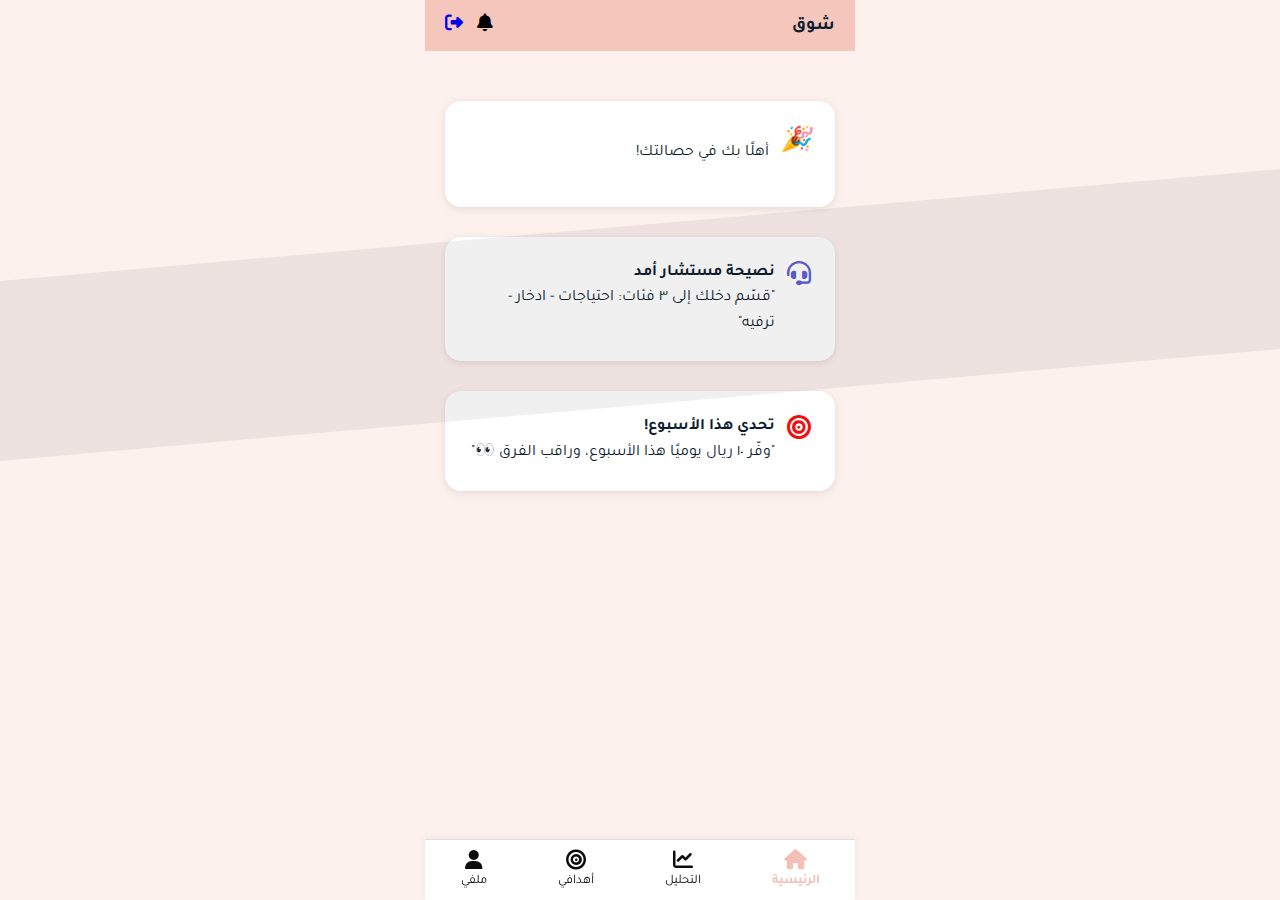
<file: index.html>
<!DOCTYPE html>
<html lang="ar" dir="rtl">
<head>
  <meta charset="UTF-8" />
  <meta name="viewport" content="width=device-width, initial-scale=1.0" />
  <title>الرئيسية – حصالة</title>
  <link rel="stylesheet" href="style.css" />
  <link rel="stylesheet" href="https://cdnjs.cloudflare.com/ajax/libs/font-awesome/6.5.0/css/all.min.css" />
  <link href="https://fonts.googleapis.com/css2?family=Tajawal:wght@400;700&display=swap" rel="stylesheet">
</head>
<body>
  <div class="decorative-bg"></div>


  <!-- الشريط العلوي -->
  <div class="top-bar">
    <span class="username">شوق</span>
    <div class="top-icons">
      <a href="notifications.html"><i class="fa-solid fa-bell black-icon"></i></a>

      <a href="nafath-login.html" title="تسجيل الخروج">
  <i class="fa-solid fa-right-from-bracket"></i>
</a>
      


    </div>
  </div>

  <!-- المحتوى -->
  <div class="container">
    

    <div class="card card-flex">
      <i>🎉</i>
      <p class="card-text">أهلًا بك في حصالتك!</p>
    </div>

    <div class="card card-flex">
            <i class="fa-solid fa-headset" style="color: #5E60CE;"></i>
      <div class="card-text">
        <strong>نصيحة مستشار أمد</strong><br />
        "قسّم دخلك إلى ٣ فئات: احتياجات - ادخار - ترفيه"
      </div>
    </div>

    <div class="card card-flex">
      <i class="fa-solid fa-bullseye challenge-icon" style="color: #f10e0e;"></i>
      <div class="card-text">
        <strong>تحدي هذا الأسبوع! </strong><br />
        "وفّر ١٠ ريال يوميًا هذا الأسبوع، وراقب الفرق 👀"
      </div>
    </div>
  </div>

  <!-- المنيو -->
  <div class="bottom-nav">
    <a href="index.html" class="active"><i class="fa-solid fa-house"></i><span>الرئيسية</span></a>
    <a href="analysis.html"><i class="fa-solid fa-chart-line"></i><span>التحليل</span></a>
    <a href="goal.html"><i class="fa-solid fa-bullseye"></i><span>أهدافي</span></a>
    <a href="profile.html"><i class="fa-solid fa-user"></i><span>ملفي</span></a>
  </div>
<script src="//code.tidio.co/syfglhw644avucp27nknohc68m33713h.js" async></script>
  <script src="script.js"></script>
</body>
</html>
</file>
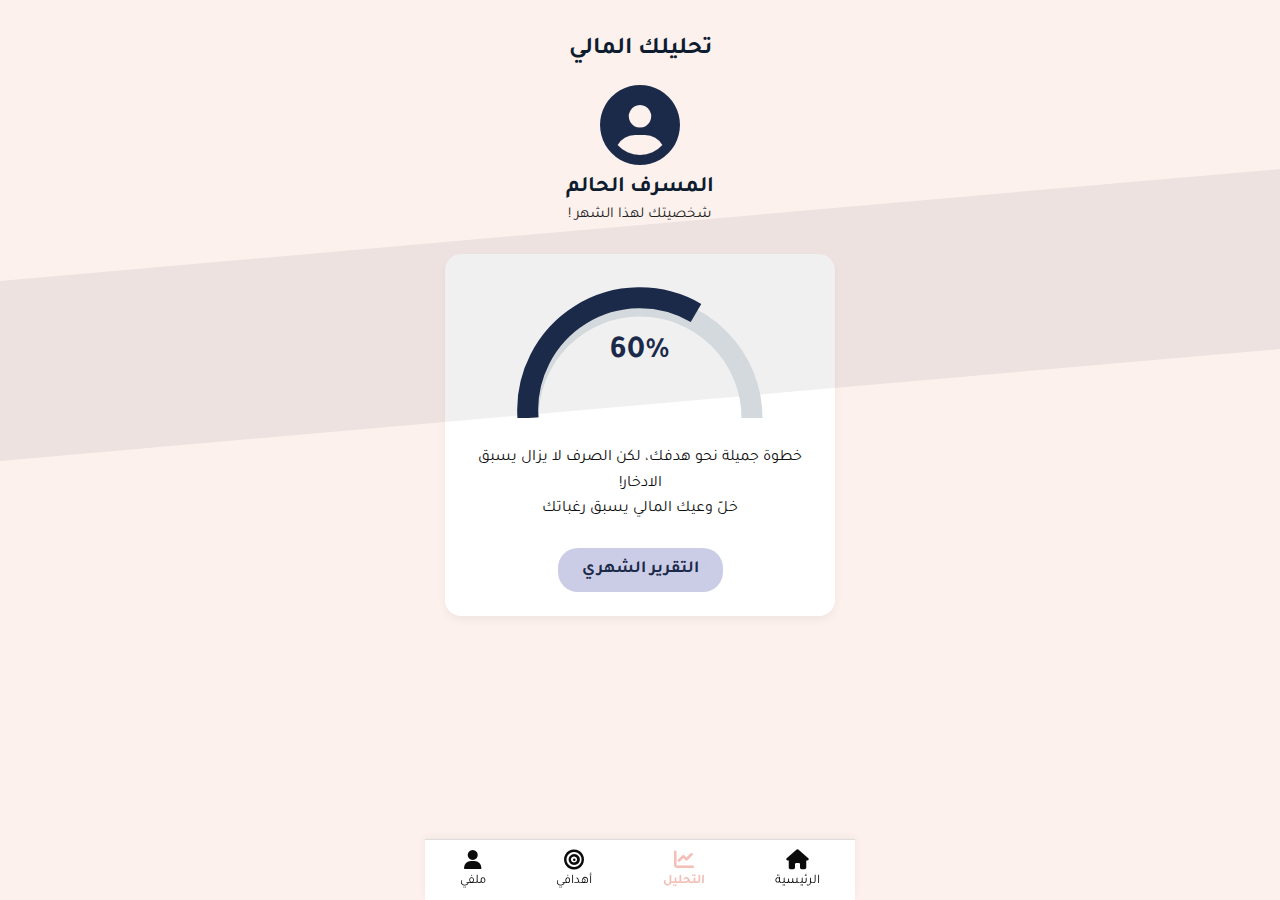
<file: analysis.html>
<!DOCTYPE html>
<html lang="ar" dir="rtl">
<head>
  <meta charset="UTF-8" />
  <meta name="viewport" content="width=device-width, initial-scale=1.0" />
  <title>تحليلك المالي – حصالة</title>
  <link rel="stylesheet" href="style.css" />
    <link rel="stylesheet" href="https://cdnjs.cloudflare.com/ajax/libs/font-awesome/6.5.0/css/all.min.css" />
  <link href="https://fonts.googleapis.com/css2?family=Tajawal:wght@400;700&display=swap" rel="stylesheet">

</head>
<body>
  <div class="decorative-bg"></div>

  <div class="container">
    <h1>تحليلك المالي</h1>

    <div class="personality-card">
      <i class="fa-solid fa-user-circle profile-icon"></i>
      <h2 class="personality-title">المسرف الحالم</h2>
      <p class="personality-subtitle">
        شخصيتك لهذا الشهر
        <span class="info-button" onclick="toggleDescription()">!</span>
      </p>
      <p id="personality-description" style="display: none; font-size: 14px; color: #333;">
        تحب تحقيق أهدافك، لكنك أحياناً تميل للإنفاق العاطفي، حاول تحقيق التوازن هذا الشهر!
      </p>
    </div>

    <div class="gauge-card">
      <div class="gauge-wrapper">
        <svg viewBox="0 0 200 100" class="gauge">
          <path d="M 20 100 A 80 80 0 0 1 180 100" fill="none" stroke="#d3d9dd" stroke-width="15" />
          <path d="M 20 100 A 80 80 0 0 1 140 25" fill="none" stroke="#1C2A49" stroke-width="15" />
        </svg>
        <div class="gauge-label">60%</div>
      </div>
      <p class="gauge-text">خطوة جميلة نحو هدفك، لكن الصرف لا يزال يسبق الادخار!<br>خلّ وعيك المالي يسبق رغباتك</p>
      <a href="spending-analysis.html" class="report-btn">التقرير الشهري</a>
    </div>
  </div>

  <div class="bottom-nav" id="bottomNav">
    <a href="index.html"><i class="fa-solid fa-house"></i><span>الرئيسية</span></a>
    <a href="analysis.html" class="active"><i class="fa-solid fa-chart-line"></i><span>التحليل</span></a>
    <a href="goal.html"><i class="fa-solid fa-bullseye"></i><span>أهدافي</span></a>
    <a href="profile.html"><i class="fa-solid fa-user"></i><span>ملفي</span></a>
  </div>

  <script src="script.js"></script>
</body>
</html>
</file>
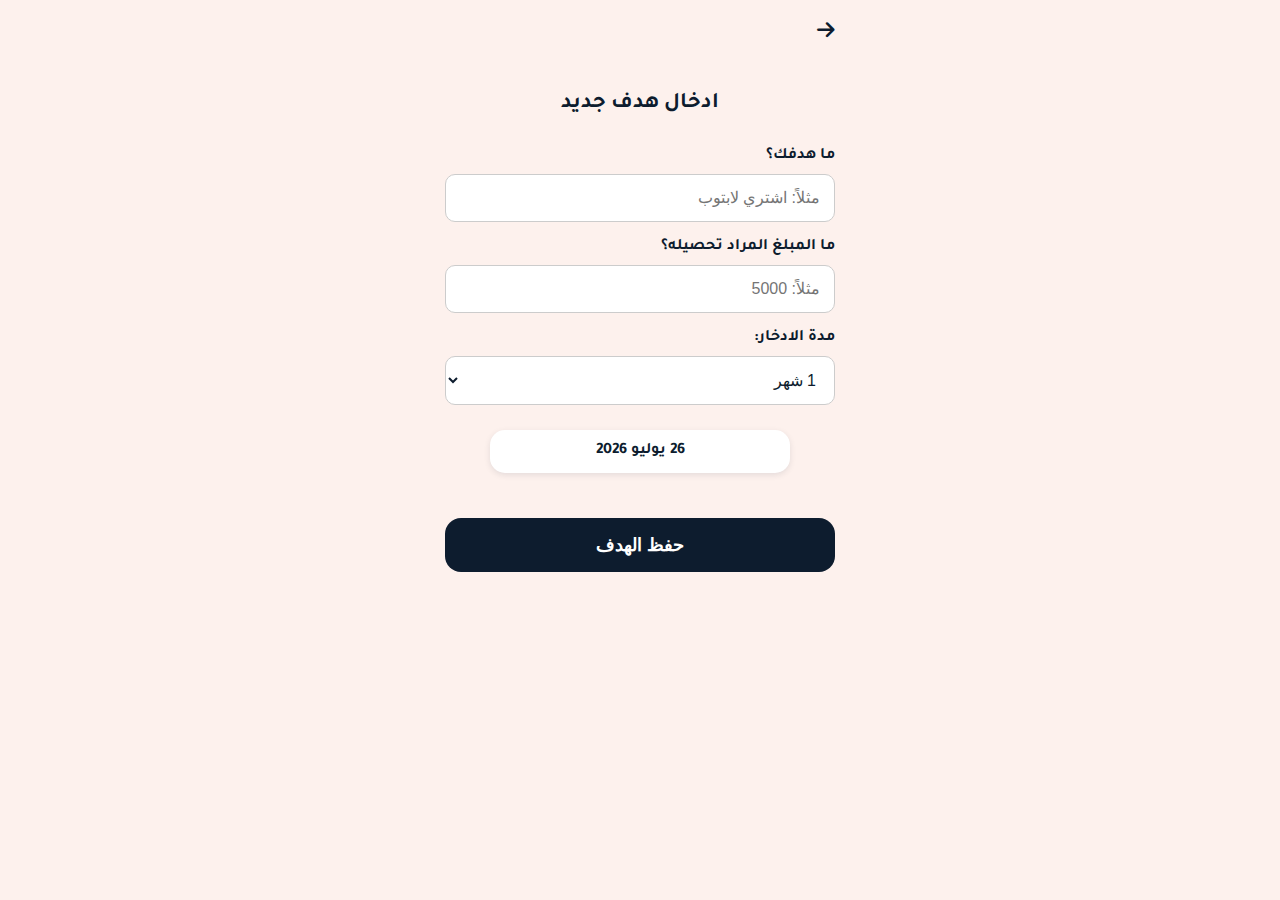
<file: enter-goal.html>
<!DOCTYPE html>
<html lang="ar" dir="rtl">
<head>
  <meta charset="UTF-8" />
  <meta name="viewport" content="width=device-width, initial-scale=1.0, maximum-scale=1.0, user-scalable=no" />
  <title>ادخار لهدف – حصالة</title>
  <link rel="stylesheet" href="https://cdnjs.cloudflare.com/ajax/libs/font-awesome/6.5.0/css/all.min.css" />
  <link href="https://fonts.googleapis.com/css2?family=Tajawal:wght@400;700&display=swap" rel="stylesheet" />
  <style>
    body {
      font-family: 'Tajawal', sans-serif;
      margin: 0;
      padding: 20px;
      background-color: #FDF1ED; /* خلفية هادئة */
      max-width: 430px;
      margin-inline: auto;
      box-sizing: border-box;
      color: #0D1C2E; /* نص كحلي */
    }

    .back-btn {
      font-size: 20px;
      color: #0D1C2E;
      text-decoration: none;
      display: inline-block;
      margin-bottom: 30px;
    }

    h1 {
      font-size: 22px;
      margin-bottom: 30px;
      text-align: center;
      color: #0D1C2E;
      font-weight: 700;
    }

    label {
      display: block;
      margin: 16px 0 8px;
      font-weight: 700;
      color: #0D1C2E;
    }

    input, select {
      width: 100%;
      padding: 14px;
      font-size: 16px;
      border-radius: 10px;
      border: 1px solid #ccc;
      box-sizing: border-box;
      background-color: white;
      color: #0D1C2E;
    }

    /* شريط التاريخ */
    .date-bar {
      width: 100%;
      max-width: 300px;
      background-color: white;
      color: #0D1C2E;
      font-weight: 600;
      font-size: 16px;
      text-align: center;
      padding: 12px 0;
      margin: 25px auto 15px;
      border-radius: 15px;
      box-shadow: 0 2px 6px rgba(13, 28, 46, 0.1);
      user-select: none;
    }

    .start-goal-btn {
      width: 100%;
      padding: 16px;
      font-size: 18px;
      font-weight: 700;
      background-color: #0D1C2E; /* أزرق داكن */
      color: white;
      border: none;
      border-radius: 16px;
      margin-top: 30px;
      cursor: pointer;
      transition: background-color 0.3s;
    }

    .start-goal-btn:hover {
      background-color: #14293D;
    }
  </style>
</head>
<body>

  <!-- 🔙 سهم الرجوع -->
<a href="new-gpal-1.html" class="back-btn" title="رجوع">

    <i class="fa-solid fa-arrow-right"></i>
  </a>

  <h1>ادخال هدف جديد</h1>

  <label for="goalName">ما هدفك؟</label>
  <input type="text" id="goalName" placeholder="مثلاً: اشتري لابتوب" />

  <label for="goalAmount">ما المبلغ المراد تحصيله؟</label>
  <input type="number" id="goalAmount" placeholder="مثلاً: 5000" />

  <label for="durationSelect">مدة الادخار:</label>
  <select id="durationSelect">
    <option value="1">1 شهر</option>
    <option value="3">3 أشهر</option>
    <option value="6">6 أشهر</option>
    <option value="12">12 شهر (سنة)</option>
  </select>

  <!-- شريط عرض التاريخ -->
  <div class="date-bar" id="dateBar">تحميل التاريخ...</div>

  <button class="start-goal-btn" onclick="saveGoal()">حفظ الهدف</button>

  <script>
    function getArabicMonthName(monthIndex) {
      const months = [
        "يناير", "فبراير", "مارس", "أبريل", "مايو", "يونيو",
        "يوليو", "أغسطس", "سبتمبر", "أكتوبر", "نوفمبر", "ديسمبر"
      ];
      return months[monthIndex];
    }

    function updateDate() {
      const today = new Date();
      const day = today.getDate();
      const monthName = getArabicMonthName(today.getMonth());
      const year = today.getFullYear();
      const dateString = `${day} ${monthName} ${year}`;
      document.getElementById("dateBar").textContent = dateString;
    }

    window.onload = updateDate;

    function saveGoal() {
      const name = document.getElementById("goalName").value.trim();
      const amount = document.getElementById("goalAmount").value.trim();
      const duration = document.getElementById("durationSelect").value;

      if (name && amount) {
        const goals = JSON.parse(localStorage.getItem("goals") || "[]");
        goals.unshift({ name, amount, duration });
        localStorage.setItem("goals", JSON.stringify(goals));

        window.location.href = "goal.html";
      } else {
        alert("الرجاء إدخال جميع الحقول");
      }
    }
  </script>
<script src="script.js"></script>
</body>
</html>
</file>
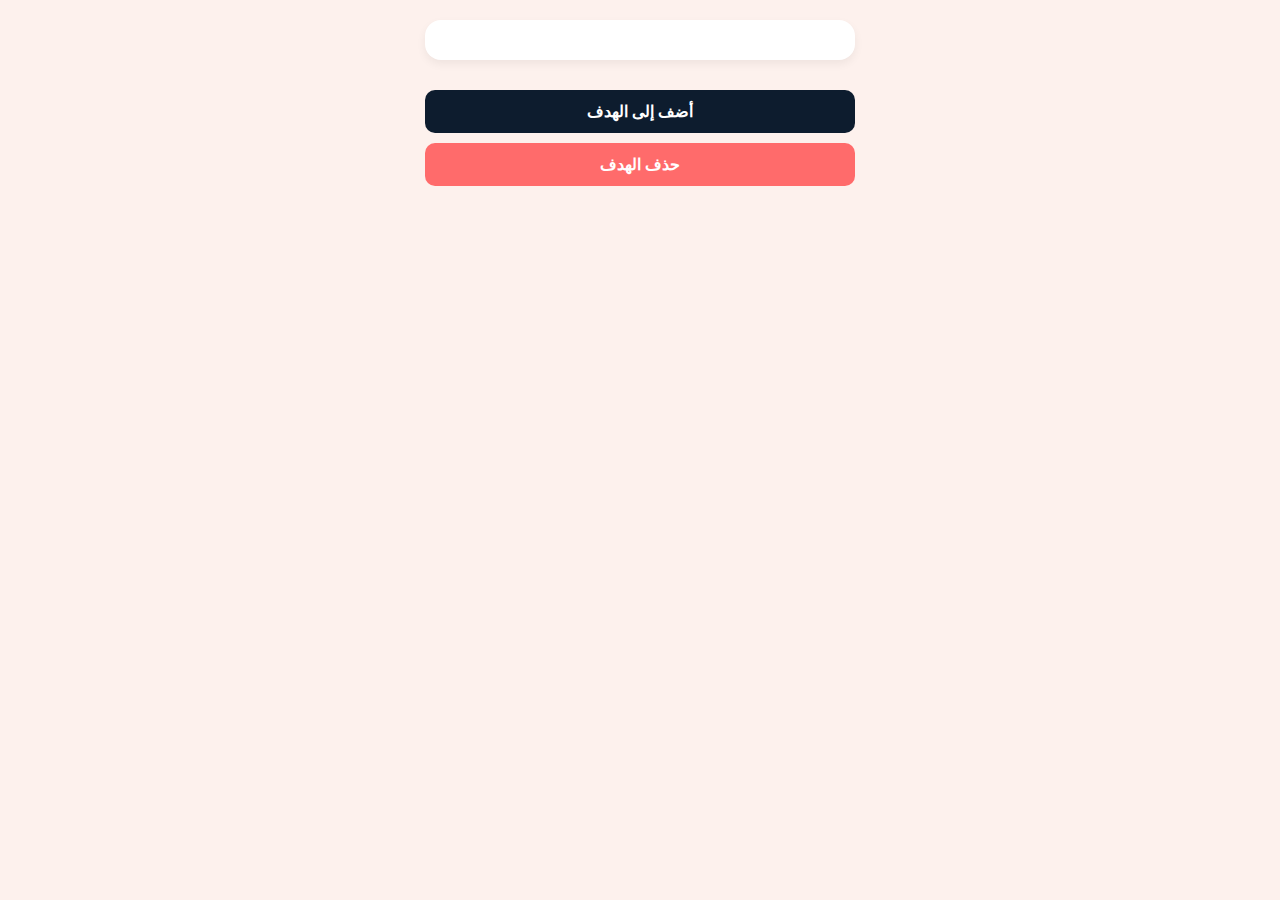
<file: goal-details.html>
<!DOCTYPE html>
<html lang="ar" dir="rtl">
<head>
  <meta charset="UTF-8" />
  <meta name="viewport" content="width=device-width, initial-scale=1.0" />
  <title>تفاصيل الهدف</title>
  <link rel="stylesheet" href="https://cdnjs.cloudflare.com/ajax/libs/font-awesome/6.5.0/css/all.min.css" />
  <link href="https://fonts.googleapis.com/css2?family=Tajawal:wght@400;700&display=swap" rel="stylesheet" />
  <style>
    body {
      font-family: 'Tajawal', sans-serif;
      background: #FDF1ED;
      padding: 20px;
      max-width: 430px;
      margin: auto;
      color: #0D1C2E;
    }

    .goal-details {
      background: #ffffff;
      border-radius: 16px;
      padding: 20px;
      box-shadow: 0 4px 10px rgba(0, 0, 0, 0.06);
    }

    .goal-details h2 {
      margin-top: 0;
      color: #0D1C2E;
      font-size: 22px;
      text-align: center;
      margin-bottom: 25px;
      font-weight: 700;
    }

    label {
      display: block;
      margin: 12px 0 6px;
      font-weight: 700;
    }

    input, textarea {
      width: 100%;
      padding: 12px;
      font-size: 16px;
      border-radius: 10px;
      border: 1px solid #ccc;
      box-sizing: border-box;
      color: #0D1C2E;
      background-color: #f9f9f9;
      resize: none;
    }

    input[readonly], textarea[readonly] {
      background-color: #e9e9e9;
      cursor: default;
    }

    .actions {
      margin-top: 30px;
      display: flex;
      gap: 10px;
      flex-direction: column;
    }

    .actions button {
      padding: 12px;
      font-size: 16px;
      border: none;
      border-radius: 10px;
      cursor: pointer;
      font-weight: 700;
    }

    .cc-btn {
      background-color: #0D1C2E;
      color: white;
    }

    .cc-btn:hover {
      background-color: #14293D;
    }

    .delete-btn {
      background-color: #ff6b6b;
      color: white;
    }

    .delete-btn:hover {
      background-color: #ff4c4c;
    }
  </style>
</head>
<body>

  <div class="goal-details" id="goalInfo">
    <!-- سيتم تعبئة البيانات هنا -->
  </div>

  <div class="actions">
    <button class="cc-btn" onclick="markComplete()">أضف إلى الهدف</button>
    <button class="delete-btn" onclick="deleteGoal()">حذف الهدف</button>
  </div>

  <script>
    const index = localStorage.getItem("selectedGoalIndex");
    const goals = JSON.parse(localStorage.getItem("goals") || "[]");
    const goal = goals[index];

    function markComplete() {
      const salary = Number(localStorage.getItem("userSalary") || 0);
      const duration = Number(goal.duration || 1);
      const monthlySuggested = goal.amount / duration;

      if (salary >= monthlySuggested) {
        alert(`خطة ممتازة! تحتاج ${monthlySuggested.toFixed(2)} ريال شهريًا لتحقيق هدفك.`);
      } else {
        alert(`⚠️ راتبك الحالي قد لا يغطي ${monthlySuggested.toFixed(2)} ريال شهريًا لمدة ${duration} أشهر.`);
      }

      goal.saved = goal.amount;
      localStorage.setItem("goals", JSON.stringify(goals));
      window.location.reload();
    }

    function deleteGoal() {
      if (confirm("هل أنت متأكد من حذف الهدف؟")) {
        goals.splice(index, 1);
        localStorage.setItem("goals", JSON.stringify(goals));
        window.location.href = "goal.html";
      }
    }

    function displayDetails() {
      if (!goal) return;

      const percentage = goal.amount ? Math.round((goal.saved / goal.amount) * 100) : 0;

      // تنسيق التواريخ لتكون بصيغة YYYY-MM-DD للعرض في حقل input date
      function formatDateForInput(dateStr) {
        if (!dateStr) return "";
        const d = new Date(dateStr);
        if (isNaN(d)) return "";
        return d.toISOString().split('T')[0];
      }

      document.getElementById("goalInfo").innerHTML = `
        <h2>تفاصيل الهدف</h2>

        <label>اسم الهدف:</label>
        <input type="text" value="${goal.name || ''}" readonly />

        <label>المبلغ المراد تحصيله (ريال):</label>
        <input type="number" value="${goal.amount || 0}" readonly />

        <label>المبلغ المدخر حتى الآن (ريال):</label>
        <input type="number" value="${goal.saved || 0}" readonly />

        <label>نسبة الإنجاز:</label>
        <input type="text" value="${percentage}%" readonly />

        <label>تاريخ البداية:</label>
        <input type="date" value="${formatDateForInput(goal.startDate)}" readonly />

        <label>التاريخ المتوقع:</label>
        <input type="date" value="${formatDateForInput(goal.targetDate)}" readonly />

        <label>ملاحظات:</label>
        <textarea rows="4" readonly>${goal.notes || ''}</textarea>
      `;
    }

    displayDetails();
  </script>

</body>
</html>
</file>
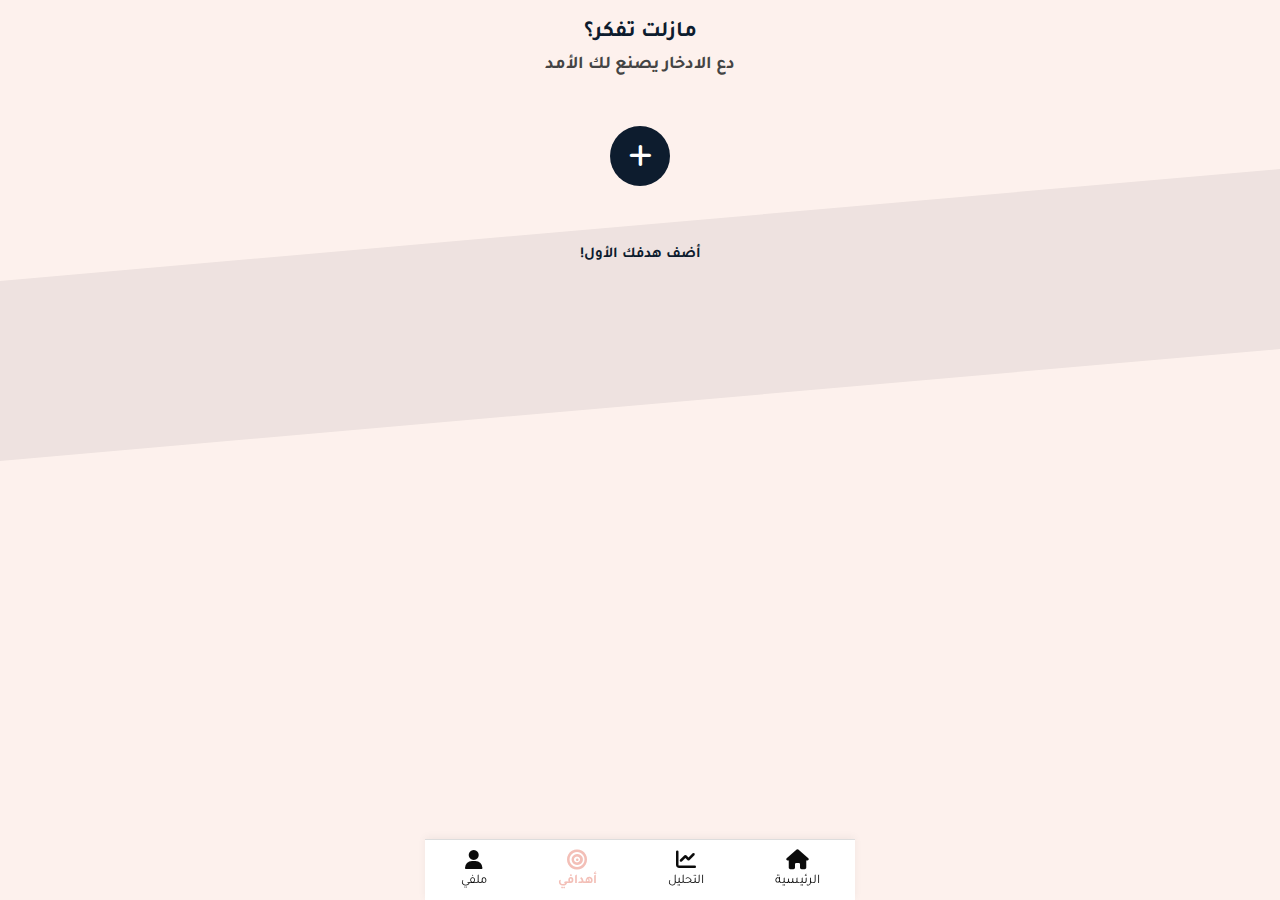
<file: goal.html>
<!DOCTYPE html>
<html lang="ar" dir="rtl">
<head >
  <link rel="stylesheet" href="style.css" />

  <meta charset="UTF-8" />
  <meta name="viewport" content="width=device-width, initial-scale=1.0, maximum-scale=1.0, user-scalable=no" />
  <title>أهدافك – حصالة</title>

  <!-- Font Awesome + Google Fonts -->
  <link rel="stylesheet" href="https://cdnjs.cloudflare.com/ajax/libs/font-awesome/6.5.0/css/all.min.css" />
  <link href="https://fonts.googleapis.com/css2?family=Tajawal:wght@400;700&display=swap" rel="stylesheet" />


</head>
<body>

  <div class="decorative-bg"></div>

  <div class="container---1">
    <div class="container-11">
      <p>مازلت تفكر؟</p>
      <p>دع الادخار يصنع لك الأمد</p>
    </div>

    <div class="goals-empty">
      <button class="add-goal-btn" onclick="goToGoalPage()">
        <i class="fa-solid fa-plus"></i>
      </button>
      <div class="goal-card" id="goalsList"></div>
      <p class="empty-text" id="emptyText">أضف هدفك الأول!</p>
    </div>
  </div>

  <div class="bottom-nav">
  <a href="index.html"><i class="fa-solid fa-house"></i><span>الرئيسية</span></a>
  <a href="analysis.html"><i class="fa-solid fa-chart-line"></i><span>التحليل</span></a>
  <a href="goal.html" class="active"><i class="fa-solid fa-bullseye"></i><span>أهدافي</span></a>
  <a href="profile.html"><i class="fa-solid fa-user"></i><span>ملفي</span></a>
</div>


  <script>
    function goToGoalPage() {
      window.location.href = "new-gpal-1.html";
    }

   

    function loadGoals() {
      const list = document.getElementById("goalsList");
      const emptyHint = document.getElementById("emptyText");
      const goals = JSON.parse(localStorage.getItem("goals") || "[]");

      if (goals.length === 0) {
        list.innerHTML = "";
        emptyHint.style.display = "";
        return;
      }

      emptyHint.style.display = "none";

      list.innerHTML = goals.map((goal, index) => {
        const saved = Number(goal.saved) || 0;
        const target = Number(goal.amount);

        let percentage = 0;
        let completedClass = "";
        let progressMax = 1;

        // حساب نسبة الإنجاز فقط إذا الهدف محدد ومبلغ الهدف أكبر من صفر
        if (target && target > 0) {
          percentage = Math.min(100, Math.round((saved / target) * 100));
          progressMax = target;
          if (percentage === 100) completedClass = "completed";
        }

        return `
          <div class="goal-box ${completedClass}" onclick="goToGoalDetails(${index})">
            <h3>${goal.name}</h3>
            <p>${saved} / ${target && target > 0 ? target + ' ريال' : 'غير محدد'}</p>
            <progress value="${target && target > 0 ? saved : 0}" max="${progressMax}"></progress>
            <p>${target && target > 0 ? percentage + '% مكتمل' : 'بدون هدف محدد'}</p>
          </div>
        `;
      }).join('');
    }

    function goToGoalDetails(index) {
      localStorage.setItem("selectedGoalIndex", index);
      window.location.href = "goal-details.html";
    }

    window.onload = loadGoals;
  </script>
 
</body>
</html>
</file>
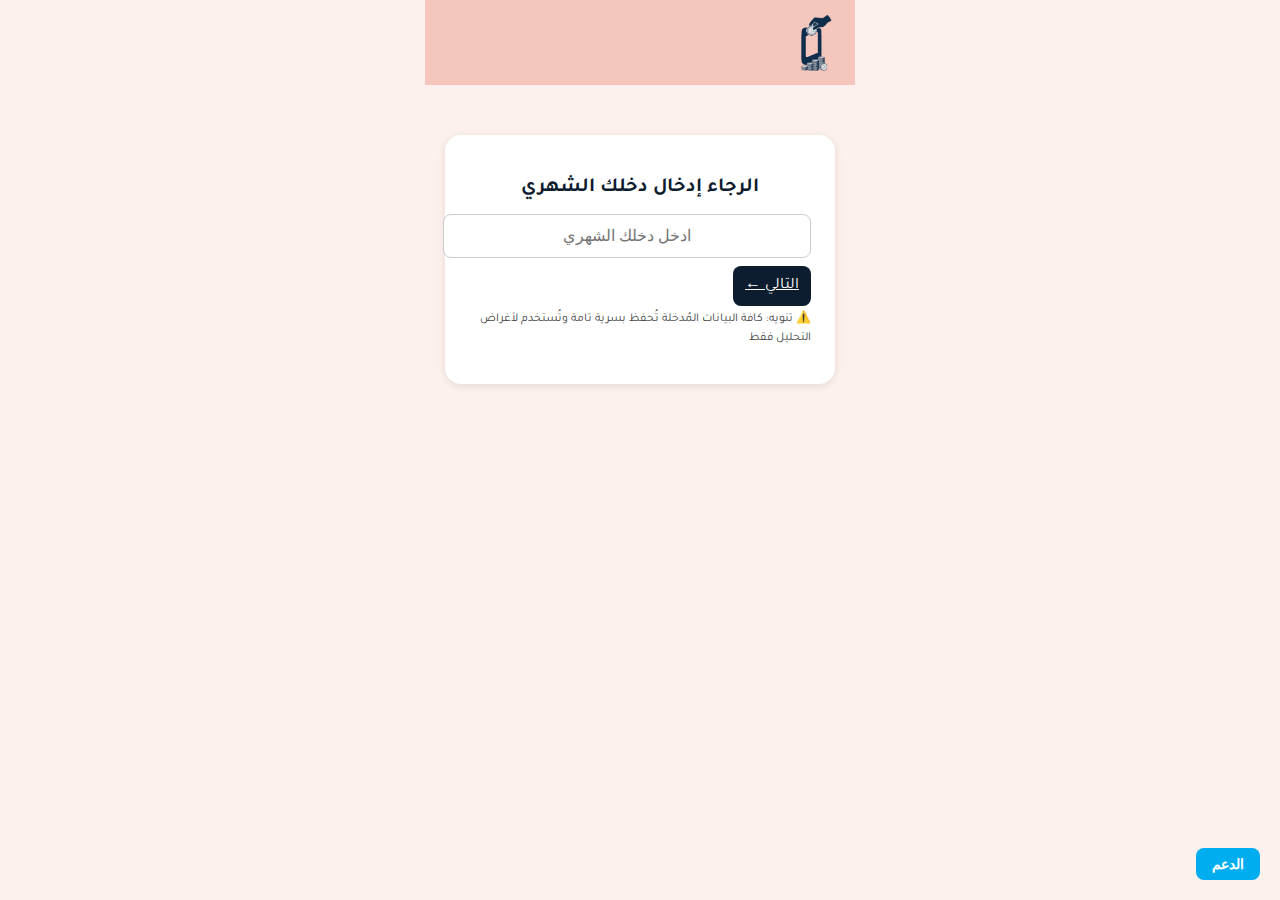
<file: income.html>
<!DOCTYPE html>
<html lang="ar" dir="rtl">
<head>
  <meta charset="UTF-8" />
  <meta name="viewport" content="width=device-width, initial-scale=1.0" />
  <title>الدخل الشهري</title>
  <link href="https://fonts.googleapis.com/css2?family=Tajawal&display=swap" rel="stylesheet" />
  <link rel="stylesheet" href="style.css" />
</head>
<body>
  <div class="top-bar">
    <img src="logo.png" class="top-logo" alt="شعار حصالة">
  </div>


  <div class="container">
    <div class="card">
       <h1 class="title">الرجاء إدخال دخلك الشهري</h1>
      <input type="text" placeholder="ادخل دخلك الشهري" />
<a href="index.html" class="next-btn" onclick="saveSalary()" style="...">التالي ←</a>

      <p class="note">⚠️ تنويه: كافة البيانات المُدخلة تُحفظ بسرية تامة وتُستخدم لأغراض التحليل فقط</p>
    </div>
  </div>

  <button class="support-btn">الدعم</button>

  <script>
    function saveSalary() {
      const salaryValue = document.getElementById("salary").value.trim();
      if (salaryValue && !isNaN(salaryValue) && Number(salaryValue) > 0) {
        localStorage.setItem("userSalary", salaryValue);
        return true; // يسمح بالتنقل إلى index.html
      } else {
        alert("يرجى إدخال رقم صالح للراتب.");
        return false; // يمنع الانتقال
      }
    }
  </script>
</body>
</html>
</file>
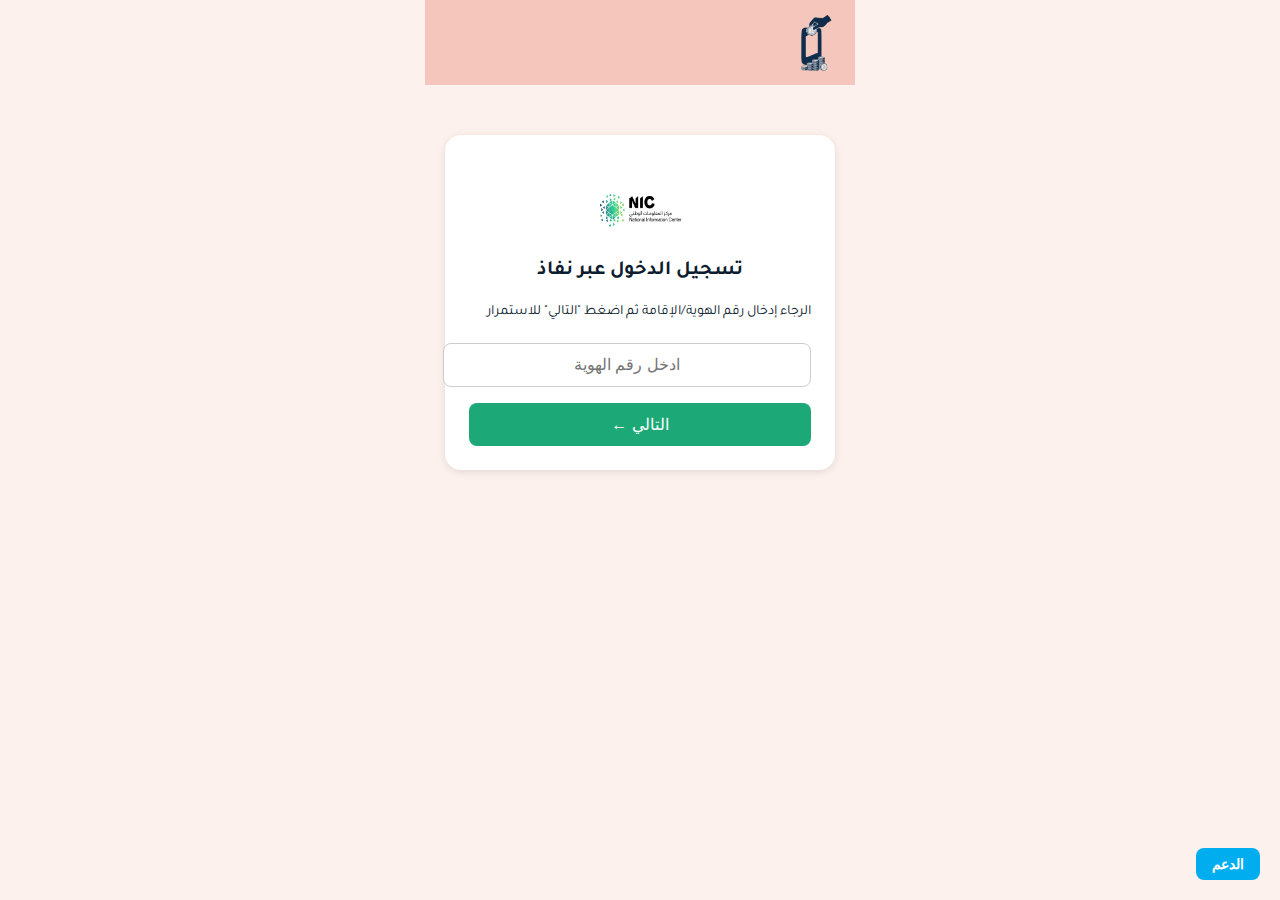
<file: nafath-login.html>
<!DOCTYPE html>
<html lang="ar" dir="rtl">
<head>
  <meta charset="UTF-8" />
  <meta name="viewport" content="width=device-width, initial-scale=1.0" />
  <title>تسجيل الدخول عبر نفاذ</title>
  <link href="https://fonts.googleapis.com/css2?family=Tajawal&display=swap" rel="stylesheet" />
  <link rel="stylesheet" href="style.css" />
</head>
<body>
  <div class="top-bar">
    <img src="logo.png" class="top-logo" alt="شعار حصالة">
  </div>

  <div class="container">
    <div class="card">
      <img src="nafath-logo.png" alt="شعار نفاذ" class="main-logo" />
      <h1 class="title">تسجيل الدخول عبر نفاذ</h1>
      <p class="desc">الرجاء إدخال رقم الهوية/الإقامة ثم اضغط "التالي" للاستمرار</p>
      <input type="text" placeholder="ادخل رقم الهوية" />
     <button class="next-btn green" onclick="goToIncome()">التالي ←</button>
    </div>
  </div>
  <script>
  function goToIncome() {
    window.location.href = "income.html"; // تأكدي أن اسم الملف صحيح وموجود
  }
</script>


  <button class="support-btn">الدعم</button>
</body>
</html>
</file>
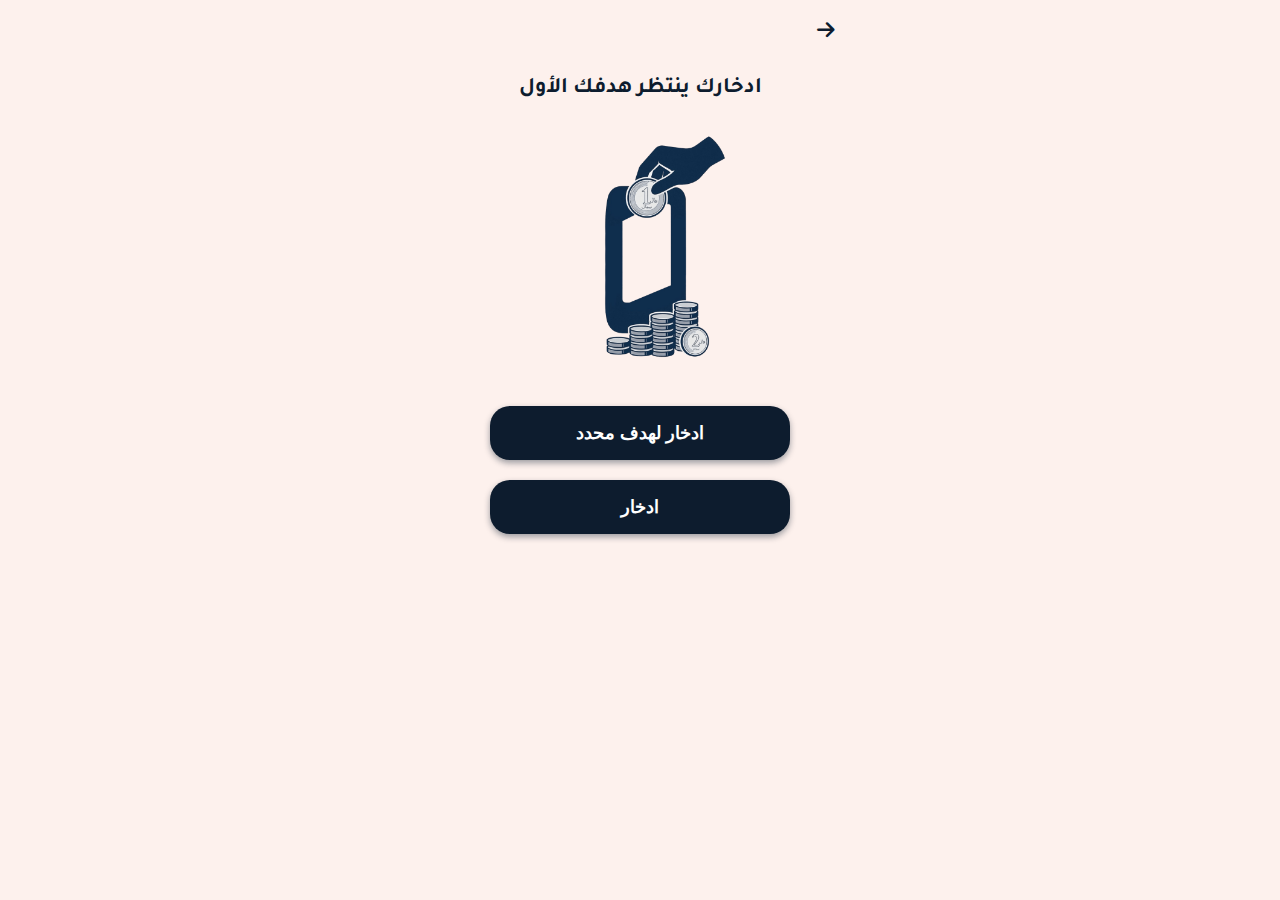
<file: new-gpal-1.html>
<!DOCTYPE html>
<html lang="ar" dir="rtl">
<head>
  <meta charset="UTF-8" />
  <meta name="viewport" content="width=device-width, initial-scale=1.0, maximum-scale=1.0, user-scalable=no" />
  <title>ابدأ رحلتك – حصالة</title>

  <!-- أيقونات وخطوط -->
  <link rel="stylesheet" href="https://cdnjs.cloudflare.com/ajax/libs/font-awesome/6.5.0/css/all.min.css" />
  <link href="https://fonts.googleapis.com/css2?family=Tajawal:wght@400;700&display=swap" rel="stylesheet" />

  <style>
    body {
      margin: 0;
      font-family: 'Tajawal', sans-serif;
      background-color: #FDF1ED; /* الخلفية الرئيسية */
      max-width: 430px;
      margin-inline: auto;
      overflow-x: hidden;
      color: #0D1C2E; /* اللون الرئيسي للنص */
    }

    .page-container {
      display: flex;
      flex-direction: column;
      min-height: 100vh;
      padding: 20px;
      box-sizing: border-box;
      align-items: center;
      justify-content: flex-start;
    }

    /* زر الرجوع */
    .back-btn {
      align-self: flex-start;
      font-size: 20px;
      color: #0D1C2E;
      text-decoration: none;
      margin-bottom: 30px;
    }

    /* النص الرئيسي */
    .main-text {
      font-size: 22px;
      color: #0D1C2E;
      text-align: center;
      margin-bottom: 30px;
      font-weight: 700;
    }

    /* الصورة */
    .illustration img {
      width: 200px;
      max-width: 80%;
      height: auto;
      margin-bottom: 20px;
    }

    /* الأزرار */
    .buttons-container {
      display: flex;
      flex-direction: column;
      gap: 20px;
      align-items: center;
      justify-content: center;
      margin-top: 20px;
      width: 100%;
    }

    .btn {
      width: 100%;
      max-width: 300px;
      padding: 16px;
      font-size: 18px;
      font-weight: 700;
      background-color: #0D1C2E; /* أزرق داكن */
      color: white;
      border: none;
      border-radius: 20px;
      box-shadow: 0 3px 6px rgba(13, 28, 46, 0.4);
      cursor: pointer;
      transition: background-color 0.3s, box-shadow 0.3s;
    }

    .btn:hover {
      background-color: #14293D; /* درجة أفتح شوية عند المرور */
      box-shadow: 0 6px 12px rgba(20, 41, 61, 0.5);
    }
  </style>
</head>
<body>

  <div class="page-container">

    <!-- 🔙 زر العودة -->
    <a href="goal.html" class="back-btn" title="العودة">
      <i class="fa-solid fa-arrow-right"></i>
    </a>

    <!-- 📝 النص الرئيسي -->
    <div class="main-text">ادخارك ينتظر هدفك الأول</div>

    <!-- 🖼️ الصورة -->
    <div class="illustration">
      <img src="ggg.png" alt="حصالة" />
    </div>

    <!-- ✅ الأزرار -->
    <div class="buttons-container">
      <button class="btn" onclick="window.location.href='enter-goal.html'">ادخار لهدف محدد</button>
      <button class="btn" onclick="window.location.href='new-gpal-3.html'">ادخار</button>
    </div>

  </div>
<script src="script.js"></script>
</body>
</html>
</file>
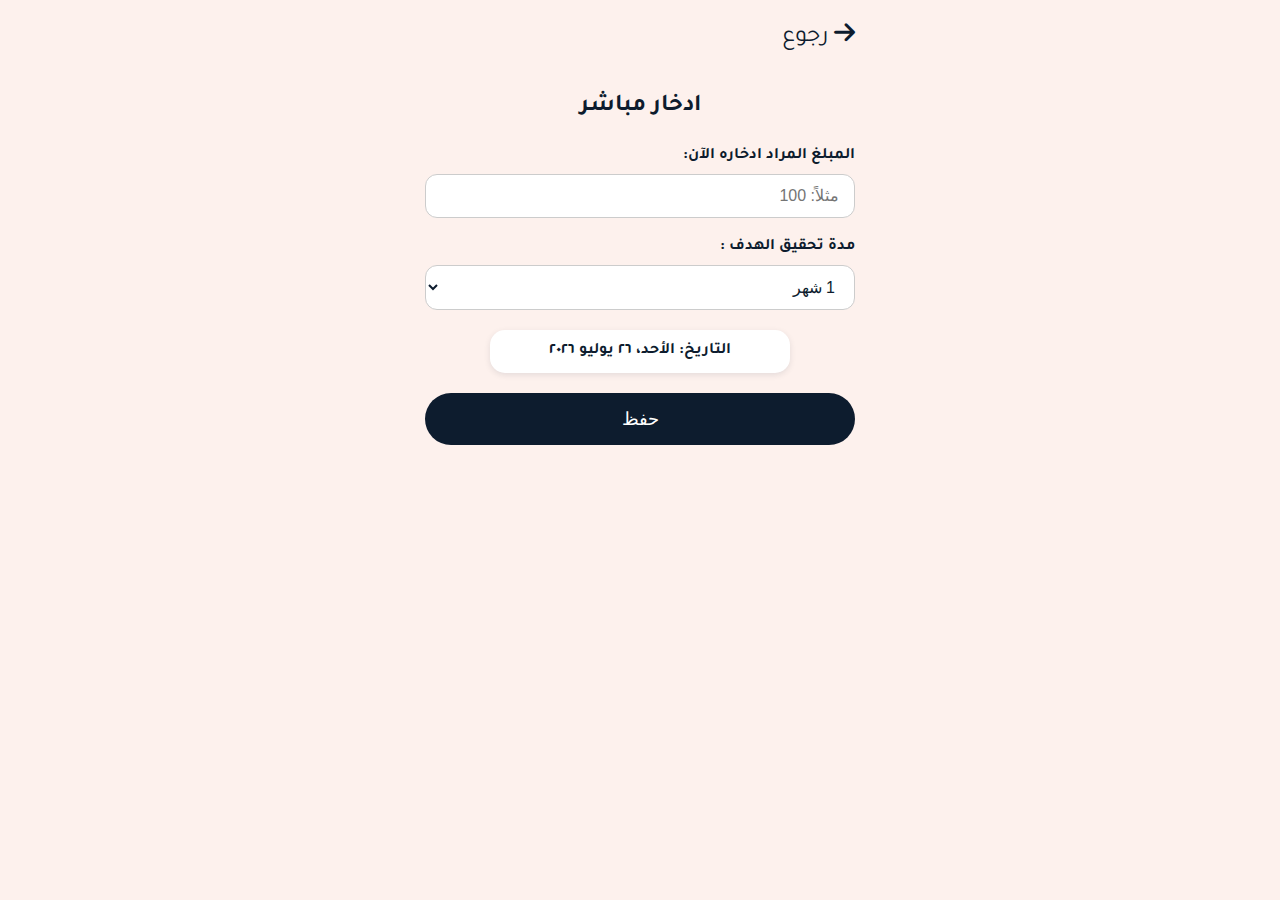
<file: new-gpal-3.html>
<!DOCTYPE html>
<html lang="ar" dir="rtl">
<head>
  <meta charset="UTF-8" />
  <meta name="viewport" content="width=device-width, initial-scale=1" />
  <title>ادخار مباشر – حصالة</title>

  <!-- خطوط وأيقونات -->
  <link rel="stylesheet" href="https://cdnjs.cloudflare.com/ajax/libs/font-awesome/6.5.0/css/all.min.css" />
  <link href="https://fonts.googleapis.com/css2?family=Tajawal:wght@400;700&display=swap" rel="stylesheet" />

  <style>
    body {
      font-family: 'Tajawal', sans-serif;
      background-color: #FDF1ED; /* خلفية هادئة */
      max-width: 430px;
      margin: 0 auto;
      padding: 20px 16px;
      direction: rtl;
      color: #0D1C2E; /* لون النص */
    }
    .back-btn {
      font-size: 24px;
      text-decoration: none;
      color: #0D1C2E;
      display: inline-block;
      margin-bottom: 20px;
      cursor: pointer;
    }
    h2 {
      color: #0D1C2E;
      text-align: center;
      margin-bottom: 25px;
      font-weight: 700;
    }
    label {
      display: block;
      margin-bottom: 8px;
      color: #0D1C2E;
      font-weight: 700;
      font-size: 16px;
    }
    input[type="number"],
    select {
      width: 100%;
      padding: 12px 15px;
      font-size: 16px;
      border-radius: 12px;
      border: 1px solid #ccc;
      margin-bottom: 20px;
      box-sizing: border-box;
      background-color: white;
      color: #0D1C2E;
    }
    /* شريط التاريخ */
    .date-bar {
      width: 100%;
      max-width: 300px;
      background-color: white;
      color: #0D1C2E;
      font-weight: 600;
      font-size: 16px;
      text-align: center;
      padding: 12px 0;
      margin: 0 auto 20px;
      border-radius: 15px;
      box-shadow: 0 2px 6px rgba(13, 28, 46, 0.1);
      user-select: none;
    }
    button.save-btn {
      width: 100%;
      padding: 15px;
      background-color: #0D1C2E; /* أزرق داكن */
      border: none;
      border-radius: 50px;
      color: white;
      font-size: 18px;
      cursor: pointer;
      transition: background-color 0.3s;
    }
    button.save-btn:hover {
      background-color: #14293D;
    }
  </style>
</head>
<body>

  <!-- زر الرجوع -->
  <a href="new-gpal-1.html" class="back-btn" title="العودة">
    <i class="fa-solid fa-arrow-right"></i> رجوع
  </a>

  <h2>ادخار مباشر</h2>

  <label for="saveAmount">المبلغ المراد ادخاره الآن:</label>
  <input type="number" id="saveAmount" placeholder="مثلاً: 100" min="1" />

  <label for="durationSelect">مدة تحقيق الهدف :</label>
  <select id="durationSelect">
    <option value="1">1 شهر</option>
    <option value="3">3 أشهر</option>
    <option value="6">6 أشهر</option>
    <option value="12">12 شهر (سنة)</option>
  </select>

  <!-- شريط عرض التاريخ -->
  <div class="date-bar" id="currentDate">جاري تحميل التاريخ...</div>

  <button class="save-btn" onclick="saveDirectAmount()">حفظ</button>

  <script>
    function formatDate(d) {
      return d.toLocaleDateString('ar-SA', {
        year: 'numeric',
        month: 'long',
        day: 'numeric',
        weekday: 'long'
      });
    }

    function updateDate() {
      const now = new Date();
      document.getElementById('currentDate').textContent = "التاريخ: " + formatDate(now);
    }

    function saveDirectAmount() {
  const amountInput = document.getElementById('saveAmount');
  const durationSelect = document.getElementById('durationSelect');
  const amount = Number(amountInput.value);
  const duration = Number(durationSelect.value);

  if (!amount || amount <= 0) {
    alert("الرجاء إدخال مبلغ صحيح أكبر من صفر");
    return;
  }

  let goals = JSON.parse(localStorage.getItem("goals") || "[]");
  let directGoal = goals.find(g => g.name === "ادخار مباشر");

  if (directGoal) {
    directGoal.saved = (Number(directGoal.saved) || 0) + amount;
    directGoal.duration = duration;
  } else {
    directGoal = {
      name: "ادخار مباشر",
      amount:amount,
      saved: 0,
      duration: duration
    };
    goals.push(directGoal);
  }

  localStorage.setItem("goals", JSON.stringify(goals));
  window.location.href = "goal.html";
}


    updateDate();
  </script>
<script src="script.js"></script>
</body>
</html>
</file>
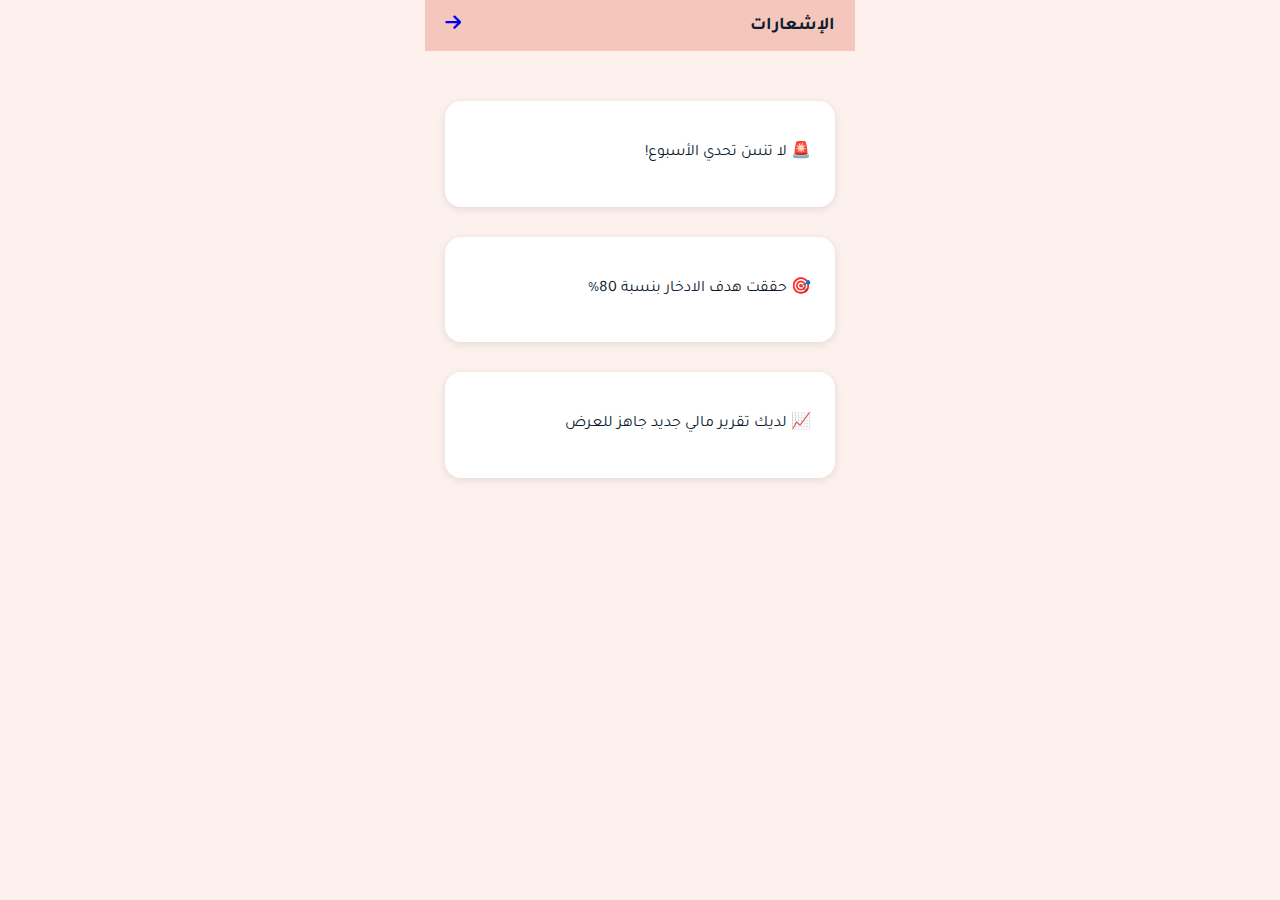
<file: notifications.html>
<!DOCTYPE html>
<html lang="ar" dir="rtl">
<head>
  <meta charset="UTF-8">
  <meta name="viewport" content="width=device-width, initial-scale=1.0">
  <title>الإشعارات – حصالة</title>
  <link rel="stylesheet" href="style.css" />
  <link href="https://fonts.googleapis.com/css2?family=Tajawal:wght@400;700&display=swap" rel="stylesheet">
  <link rel="stylesheet" href="https://cdnjs.cloudflare.com/ajax/libs/font-awesome/6.5.0/css/all.min.css" />
</head>
<body>

  <!-- الشريط العلوي -->
  <div class="top-bar">
    <span class="username">الإشعارات</span>
    <a href="index.html"><i class="fa-solid fa-arrow-left"></i></a>
  </div>

  <!-- قائمة الإشعارات -->
  <div class="container">
    <div class="card">
      <p>🚨 لا تنسَ تحدي الأسبوع!</p>
    </div>
    <div class="card">
      <p>🎯 حققت هدف الادخار بنسبة 80%</p>
    </div>
    <div class="card">
      <p>📈 لديك تقرير مالي جديد جاهز للعرض</p>
    </div>
  </div>

</body>
</html>
</file>
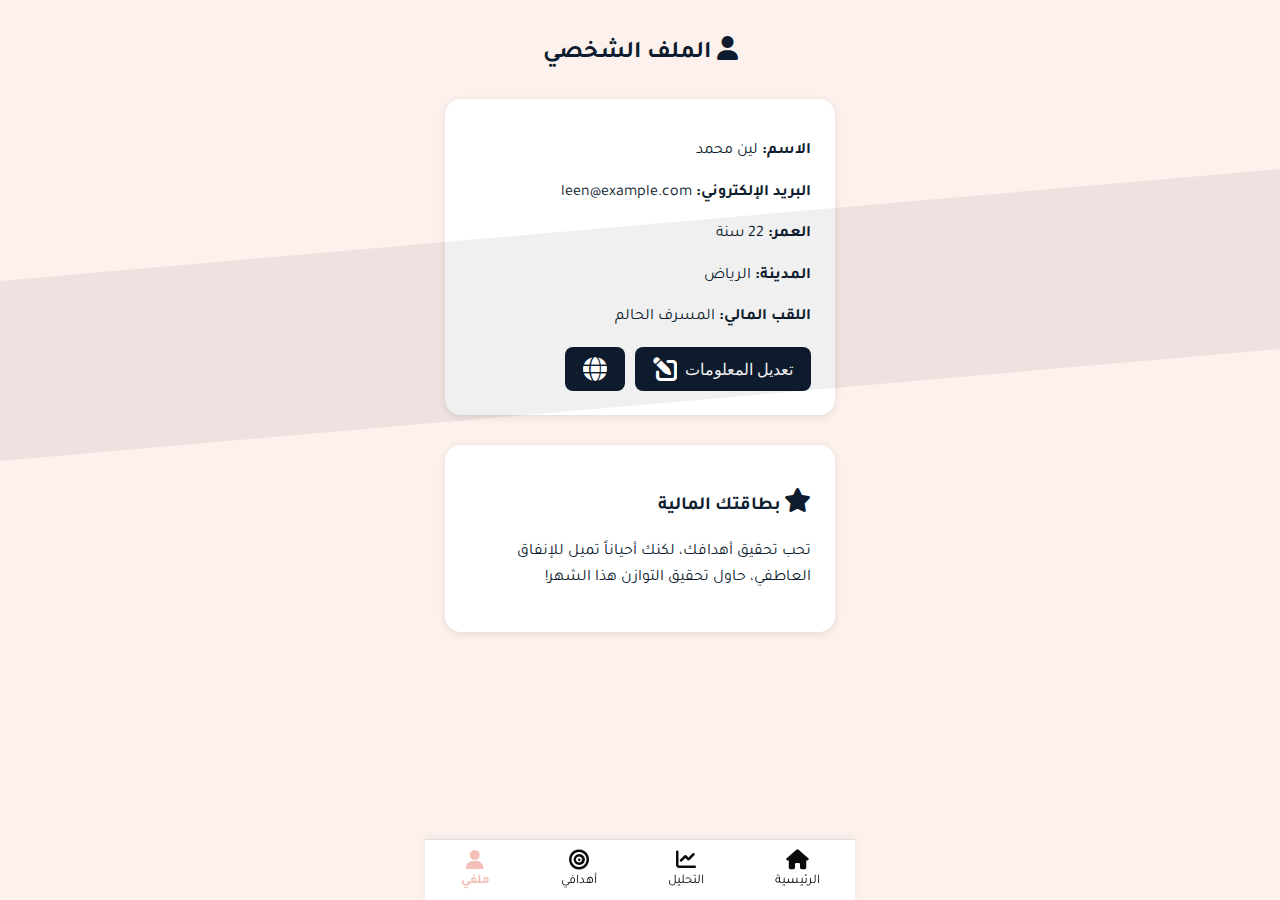
<file: profile.html>
<!DOCTYPE html>
<html lang="ar" dir="rtl">

<head>
  <meta charset="UTF-8" />
  <meta name="viewport" content="width=device-width, initial-scale=1.0" />
  <title>الملف الشخصي – حصالة</title>
  <link rel="stylesheet" href="style.css" />
    <link rel="stylesheet" href="https://cdnjs.cloudflare.com/ajax/libs/font-awesome/6.5.0/css/all.min.css" />
  <link href="https://fonts.googleapis.com/css2?family=Tajawal:wght@400;700&display=swap" rel="stylesheet">

</head>
<body>
  <div class="decorative-bg"></div>

  <div class="container">
    <h1><i class="fa-solid fa-user"></i> الملف الشخصي</h1>

    <div class="card" id="infoCard">
      <p><strong>الاسم:</strong> لين محمد</p>
      <p><strong>البريد الإلكتروني:</strong> <span id="email">leen@example.com</span></p>
      <p><strong>العمر:</strong> 22 سنة</p>
      <p><strong>المدينة:</strong> الرياض</p>
      <p><strong>اللقب المالي:</strong> المسرف الحالم</p>

      <div style="display: flex; gap: 10px; justify-content: flex-start;">
        <button class="btn" onclick="showEditForm()">تعديل المعلومات <i class="fa-solid fa-pen-to-square" style="color: #ffffff;"></i></button>
        <button class="btn" onclick="toggleLanguage()" title="تغيير اللغة">
          <i class="fa-solid fa-globe"style="color: #ffffff;"></i>
        </button>
      </div>
    </div>

    <div class="card" id="financeCard">
      <h3><i class="fa-solid fa-star"></i> بطاقتك المالية</h3>
      <p>        تحب تحقيق أهدافك، لكنك أحياناً تميل للإنفاق العاطفي، حاول تحقيق التوازن هذا الشهر!
</p>
    </div>

    <div class="edit-form" id="editForm">
      <input type="email" id="newEmail" placeholder="البريد الإلكتروني الجديد" />
      <input type="password" id="newPassword" placeholder="كلمة المرور الجديدة" />
      <button class="btn" onclick="saveChanges()">حفظ التعديلات</button>
    </div>
  </div>

  <div class="bottom-nav" id="bottomNav">
    <a href="index.html"><i class="fa-solid fa-house"></i><span>الرئيسية</span></a>
    <a href="analysis.html"><i class="fa-solid fa-chart-line"></i><span>التحليل</span></a>
    <a href="goal.html"><i class="fa-solid fa-bullseye"></i><span>أهدافي</span></a>
    <a href="profile.html" class="active"><i class="fa-solid fa-user"></i><span>ملفي</span></a>
  </div>

  <script src="script.js"></script>
</body>
</html>
</file>
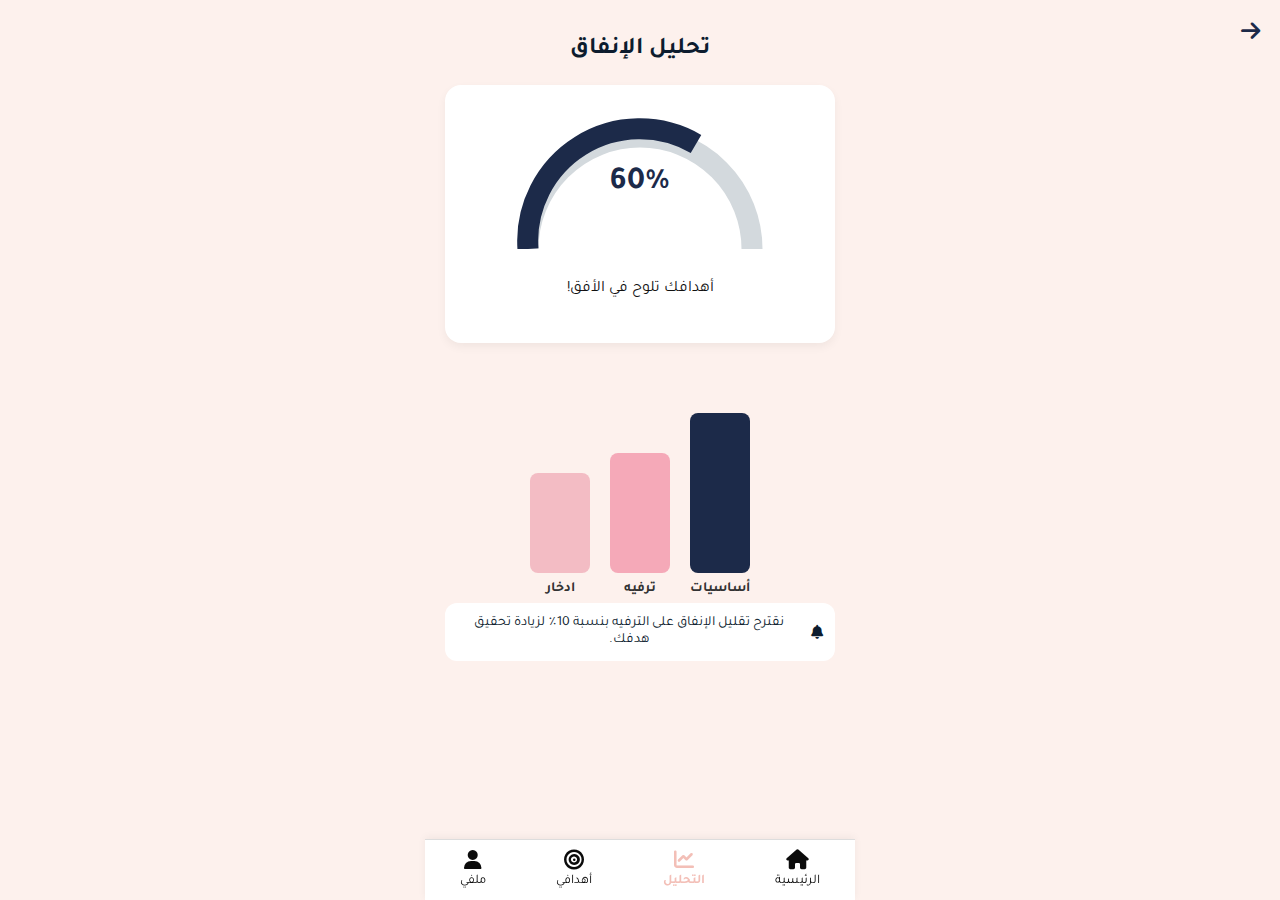
<file: spending-analysis.html>
<!DOCTYPE html>
<html lang="ar" dir="rtl">
<head>
  <meta charset="UTF-8" />
  <meta name="viewport" content="width=device-width, initial-scale=1.0" />
  <title>تحليل الإنفاق – حصالة</title>
  <link rel="stylesheet" href="style.css" />
  <link rel="stylesheet" href="https://cdnjs.cloudflare.com/ajax/libs/font-awesome/6.5.0/css/all.min.css" />
  <link href="https://fonts.googleapis.com/css2?family=Tajawal:wght@400;700&display=swap" rel="stylesheet">

</head>
<body>
  <div class="container">
    <!-- زر الرجوع -->
    <div class="back-button">
      <a href="analysis.html" title="العودة للتحليل"><i class="fa-solid fa-arrow-right"></i></a>
    </div>

    <h1 class="page-title">تحليل الإنفاق</h1>

    <div class="gauge-card">
      <div class="gauge-wrapper">
        <svg viewBox="0 0 200 100" class="gauge">
          <path d="M 20 100 A 80 80 0 0 1 180 100" fill="none" stroke="#d3d9dd" stroke-width="15" />
          <path d="M 20 100 A 80 80 0 0 1 140 25" fill="none" stroke="#1C2A49" stroke-width="15" />
        </svg>
        <div class="gauge-label">60%</div>
      </div>

      <p class="gauge-text">أهدافك تلوح في الأفق!</p>
    </div>

    <div class="bar-chart">
      <div class="bar" data-height="160px"><span>أساسيات</span></div>
      <div class="bar" data-height="120px"><span>ترفيه</span></div>
      <div class="bar" data-height="100px"><span>ادخار</span></div>
    </div>

    <div class="spending-tip">
      <i class="fa-solid fa-bell"></i>
      <span>نقترح تقليل الإنفاق على الترفيه بنسبة 10٪ لزيادة تحقيق هدفك.</span>
    </div>
  </div>

  <div class="bottom-nav" id="bottomNav">
    <a href="index.html"><i class="fa-solid fa-house"></i><span>الرئيسية</span></a>
    <a href="analysis.html" class="active"><i class="fa-solid fa-chart-line"></i><span>التحليل</span></a>
    <a href="goals.html"><i class="fa-solid fa-bullseye"></i><span>أهدافي</span></a>
    <a href="profile.html"><i class="fa-solid fa-user"></i><span>ملفي</span></a>
  </div>

  <script src="script.js"></script>
  <script>
function updateSavingsBar() {
  const goals = JSON.parse(localStorage.getItem("goals") || "[]");
  const salary = Number(localStorage.getItem("userSalary") || 0);

  if (goals.length === 0 || salary === 0) return; // لا بيانات

  // حساب مجموع المدخرات والمبالغ المطلوبة
  let totalSaved = 0;
  let totalAmount = 0;
  let totalProgressPercent = 0;

  goals.forEach(goal => {
    const saved = Number(goal.saved || 0);
    const amount = Number(goal.amount || 0);

    totalSaved += saved;
    totalAmount += amount;

    if (amount > 0) {
      totalProgressPercent += (saved / amount);
    }
  });

  const avgProgressPercent = totalProgressPercent / goals.length; // متوسط نسبة التقدم

  // نسبة الادخار مقارنة بالراتب (مثلاً نأخذ نسبة الادخار الشهرية من الراتب)
  // لكن هنا نستخدم التقدم الفعلي للادخار (totalSaved / totalAmount)
  const savingsRatio = totalAmount > 0 ? totalSaved / totalAmount : 0;

  // تحويل النسبة إلى ارتفاع (مثلاً أقصى ارتفاع 160px كما في الستايل)
  const maxHeightPx = 160;
  const barHeight = Math.min(savingsRatio, 1) * maxHeightPx; // نسبة لا تزيد عن 1

  // تحديث ارتفاع العمود
  const savingBar = document.querySelector('.bar[data-height]');
  if (savingBar) {
    savingBar.style.height = `${barHeight}px`;
  }

  // تحديث نص العمود لعرض النسبة
  savingBar.querySelector('span').textContent = `ادخار (${(savingsRatio * 100).toFixed(1)}%)`;
}

// استدعاء الدالة عند تحميل الصفحة
window.onload = function() {
  updateSavingsBar();
};

</script>
</body>
</html>
</file>
<file: style.css>
body {
    margin: 0;
    font-family: 'Tajawal', sans-serif;
    background-color: #FDF1ED;
    max-width: 430px;
    margin-inline: auto;
    overflow-x: hidden;
    color: #0D1C2E;
    
  }
  
 .decorative-bg {
    position: absolute;
    top: 25%;
    left: 0;
    width: 100%;
    height: 180px;
    background: rgba(21, 17, 39, 0.062);
    transform: skewY(-5deg);
    z-index: 0;
  }

.container {
  padding: 20px;
  text-align: center;
}


h1, .page-title {
  font-size: 24px;
  font-weight: bold;
  text-align: center;
  margin-bottom: 20px;
}

.gauge-card {
  background-color: #fff;
  border-radius: 16px;
  padding: 24px;
  margin-bottom: 20px;
  box-shadow: 0 4px 10px rgba(0, 0, 0, 0.05);
  /* إضافة لتغير محاذاة النص حسب اتجاه الصفحة */
  text-align: inherit;
}


.card {
  background-color: #fff;
  padding: 24px;
  border-radius: 16px;
  box-shadow: 0 2px 8px rgba(0,0,0,0.1);
  margin-top: 30px;
}

/* أزرار الواجهة */
.btn {
  background-color: #0D1C2E;
  color: white;
  border: none;
  padding: 10px 18px;
  border-radius: 8px;
  font-size: 16px;
  cursor: pointer;

  display: inline-flex;
  align-items: center;
  gap: 8px;
}

/* للعربي (rtl) */
html[dir="rtl"] {
  direction: rtl;
  text-align: right;
}

/* للإنجليزي (ltr) */
html[dir="ltr"] {
  direction: ltr;
  text-align: left;
}

/* للبطاقات والمحتوى */
.card, #bottomNav a {
  /* نص داخل البطاقات والقوائم يتغير تلقائياً حسب الاتجاه */
  text-align: inherit;
}

/* تعديل لمحاذاة محتويات .action-buttons حسب اللغة */
html[dir="rtl"] .action-buttons {
  justify-content: flex-start; /* لليمين (للعربي) */
}

html[dir="ltr"] .action-buttons {
  justify-content: flex-start; /* لليسار (للإنجليزي) */
}
/* نعكس أيقونة القلم عند rtl */
html[dir="rtl"] .fa-pen-to-square {
  transform: scaleX(-1);
}

/* نعكس أيقونة السهم (مثلاً fa-arrow-left لو عندك) عند rtl */
html[dir="rtl"] .fa-arrow-left {
  transform: scaleX(-1);
}

/* نعكس أيقونة الكرة الأرضية (fa-globe) لو تحتاج */
html[dir="rtl"] .fa-globe {
  transform: scaleX(-1);
}

/* عند ltr نرجعها لوضعها الطبيعي */
html[dir="ltr"] .fa-pen-to-square,
html[dir="ltr"] .fa-arrow-left,
html[dir="ltr"] .fa-globe {
  transform: scaleX(1);
}

/* اضف transition عشان يكون تأثير الانعكاس سلس */
.fa-pen-to-square,
.fa-arrow-left,
.fa-globe {
  transition: transform 0.3s ease;
}


.action-buttons {
  display: flex;
  gap: 10px;
  flex-wrap: wrap;
}

/* بقية الكود كما هو */
.edit-form {
  display: none;
  flex-direction: column;
  gap: 12px;
  margin-top: 20px;
}

.edit-form input {
  padding: 12px;
  font-size: 16px;
  border-radius: 8px;
  border: 1px solid #ccc;
}

.bottom-nav {
  position: fixed;
  bottom: 0;
  width: 100%;
  max-width: 430px;
  background-color: #fff;
  border-top: 1px solid #ddd;
  display: flex;
  justify-content: space-around;
  padding: 10px 0;
  box-shadow: 0 -2px 8px rgba(0, 0, 0, 0.05);
}

.bottom-nav a {
  text-decoration: none;
  color: #0D1C2E;
  font-size: 13px;
  text-align: center;
  display: flex;
  flex-direction: column;
  align-items: center;
  gap: 4px;
}

.bottom-nav a i {
  font-size: 20px;
}

.bottom-nav a.active {
  font-weight: bold;
}

.personality-card {
  text-align: center;
  margin-bottom: 30px;
}

.profile-icon {
  font-size: 80px;
  color: #1C2A49;
  margin-bottom: 10px;
}

.personality-title {
  font-size: 22px;
  font-weight: bold;
  margin: 0;
}

.personality-subtitle {
  font-size: 15px;
  margin-top: 5px;
  color: #222;
}

.gauge-wrapper {
  position: relative;
  max-width: 280px;
  margin: auto;
}

.gauge {
  width: 100%;
  height: auto;
}

.gauge-label {
  position: absolute;
  top: 50%;
  left: 50%;
  transform: translate(-50%, -50%);
  font-size: 32px;
  font-weight: bold;
  color: #1C2A49;
}

.gauge-text {
  text-align: center;
  font-size: 16px;
  line-height: 1.6;
  margin-top: 20px;
  color: #111;
}

.report-btn {
  display: block;
  background-color: #cbcde7;
  color: #1C2A49;
  text-align: center;
  margin: 25px auto 0;
  padding: 12px 24px;
  border-radius: 20px;
  font-weight: bold;
  font-size: 17px;
  width: fit-content;
  text-decoration: none;
  transition: background-color 0.3s;
}

.report-btn:hover {
  background-color: #b8badd;
}

#spending-section {
  display: none;
}

.bar-chart {
  display: flex;
  justify-content: center;
  gap: 20px;
  margin: 30px auto;
  height: 200px;
  align-items: flex-end;
}

.bar {
  width: 60px;
  display: flex;
  align-items: flex-end;
  justify-content: center;
  position: relative;
  border-radius: 8px;
  transition: height  1s ease;
}

.bar:nth-child(1) {
  background-color: #1C2A49;
}

.bar:nth-child(2) {
  background-color: #f5a9b8;
}

.bar:nth-child(3) {
  background-color: #f3bcc4;
}

.bar span {
  position: absolute;
  bottom: -25px;
  font-weight: bold;
  font-size: 14px;
  color: #333;
}

.spending-tip {
  margin-top: 20px;
  font-size: 14px;
  background-color: #fff;
  padding: 12px;
  border-radius: 12px;
  display: flex;
  align-items: center;
  gap: 10px;
  justify-content: center;
}
.back-button {
  position: absolute;
  top: 20px;
  right: 20px;
  z-index: 10;
}

.back-button a {
  font-size: 22px;
  color: #1C2A49;
  text-decoration: none;
}








body {
  font-family: 'Tajawal', sans-serif;
  background-color: #FDF1ED;
  color: #0D1C2E;
  margin: 0;
  padding: 0;
  max-width: 430px;
  margin: auto;
}

.container {
  padding: 20px;
  padding-bottom: 100px;
}

/* الشريط العلوي */
.top-bar {
  background-color: #f3bfb7;
  padding: 14px 20px;
  display: flex;
  align-items: center;
  justify-content: space-between;
  font-size: 18px;
  font-weight: bold;
}

.top-bar .top-icons {
  display: flex;
  align-items: center;
  gap: 14px;
}

.username {
  font-weight: bold;
  font-size: 18px;
}

/* الكروت */
.card {
  background-color: #fff;
  border-radius: 16px;
  padding: 16px;
  margin-bottom: 20px;
  box-shadow: 0 4px 10px rgba(0, 0, 0, 0.05);
  font-size: 16px;
  line-height: 1.6;
}

.card-flex {
  display: flex;
  align-items: flex-start;
  gap: 12px;
}

.card i {
  font-size: 24px;
  color: #0D1C2E;
  flex-shrink: 0;
}

.card-text {
  text-align: right;
}

/* النجمة */
.star-icon {
  color: rgb(228, 196, 17);
}

/* المنيو السفلي */
.bottom-nav {
  position: fixed;
  bottom: 0;
  width: 100%;
  max-width: 430px;
  background-color: #fff;
  border-top: 1px solid #ddd;
  display: flex;
  justify-content: space-around;
  padding: 10px 0;
  box-shadow: 0 -2px 8px rgba(0, 0, 0, 0.05);
  z-index: 999;
}

.bottom-nav a {
  text-decoration: none;
  color: #0b0b0b;
  font-size: 13px;
  text-align: center;
  display: flex;
  flex-direction: column;
  align-items: center;
  gap: 4px;
}

.bottom-nav a i {
  font-size: 20px;
}

.bottom-nav a.active {
  font-weight: bold;
}

/* لوحة الإشعارات */
.notifications-panel {
  position: fixed;
  top: 60px;
  right: 10px;
  width: 300px;
  background-color: white;
  border-radius: 12px;
  box-shadow: 0 4px 12px rgba(0,0,0,0.15);
  padding: 16px;
  z-index: 1000;
  display: none;
}

.notifications-panel h4 {
  margin-top: 0;
  font-size: 16px;
  margin-bottom: 10px;
}

.notifications-panel ul {
  list-style: none;
  padding: 0;
  margin: 0;
}

.notifications-panel ul li {
  padding: 8px 0;
  border-bottom: 1px solid #eee;
  font-size: 14px;
}

.notifications-panel ul li:last-child {
  border-bottom: none;
}

.advisor-button {
  position: fixed;
  bottom: 75px;
  right: 16px;
  background-color: white;
  border: 1px solid #ddd;
  border-radius: 40px;
  box-shadow: 0 4px 10px rgba(0,0,0,0.1);
  padding: 10px 14px;
  display: flex;
  align-items: center;
  gap: 8px;
  font-size: 14px;
  font-weight: bold;
  cursor: pointer;
  z-index: 999;
}
.star-icon {
  color: #E4C411;
}

/* السماعة */
.advice-icon {
  color: #512fb8;
}

/* الدائرة (التحدي) */
.challenge-icon {
  color: #352e77;
}

/* الجرس */
.black-icon {
  color: #000 !important;
}

/* زر مستشار أمد في اليسار */
.advisor-button.left {
  right: auto;
  left: 16px;
}




body {
  font-family: 'Tajawal', sans-serif;
  background-color: #FDF1ED;
  color: #0D1C2E;
  margin: 0;
  padding: 0;
  max-width: 430px;
  margin: auto;
}

.container {
  padding: 20px;
  padding-bottom: 100px;
}

/* الشريط العلوي */
.top-bar {
  background-color: #f3bfb7;
  padding: 14px 20px;
  display: flex;
  align-items: center;
  justify-content: space-between;
  font-size: 18px;
  font-weight: bold;
}

.top-bar .top-icons {
  display: flex;
  align-items: center;
  gap: 14px;
}

.username {
  font-weight: bold;
  font-size: 18px;
}

.top-logo {
  width: 40px;
  height: auto;
}

/* الكروت */
.card {
  background-color: #fff;
  border-radius: 16px;
  padding: 16px;
  margin-bottom: 20px;
  box-shadow: 0 4px 10px rgba(0, 0, 0, 0.05);
  font-size: 16px;
  line-height: 1.6;
  text-align: right;
}

.card-flex {
  display: flex;
  align-items: flex-start;
  gap: 12px;
}

.card i {
  font-size: 24px;
  color: #0D1C2E;
  flex-shrink: 0;
}

.card-text {
  text-align: right;
}

/* النجمة */
.star-icon {
  color: #E4C411;
}

/* المنيو السفلي */
.bottom-nav {
  position: fixed;
  bottom: 0;
  width: 100%;
  max-width: 430px;
  background-color: #fff;
  border-top: 1px solid #ddd;
  display: flex;
  justify-content: space-around;
  padding: 10px 0;
  box-shadow: 0 -2px 8px rgba(0, 0, 0, 0.05);
  z-index: 999;
}

.bottom-nav a {
  text-decoration: none;
  color: #0b0b0b;
  font-size: 13px;
  text-align: center;
  display: flex;
  flex-direction: column;
  align-items: center;
  gap: 4px;
}

.bottom-nav a i {
  font-size: 20px;
}

.bottom-nav a.active {
  font-weight: bold;
  color: #f3bfb7;
    

}
/* لوحة الإشعارات */
.notifications-panel {
  position: fixed;
  top: 60px;
  right: 10px;
  width: 300px;
  background-color: white;
  border-radius: 12px;
  box-shadow: 0 4px 12px rgba(0,0,0,0.15);
  padding: 16px;
  z-index: 1000;
  display: none;
}

.notifications-panel h4 {
  margin-top: 0;
  font-size: 16px;
  margin-bottom: 10px;
}

.notifications-panel ul {
  list-style: none;
  padding: 0;
  margin: 0;
}

.notifications-panel ul li {
  padding: 8px 0;
  border-bottom: 1px solid #eee;
  font-size: 14px;
}

.notifications-panel ul li:last-child {
  border-bottom: none;
}



.advisor-button.left {
  right: auto;
  left: 16px;
}

/* أيقونات مخصصة */
.advice-icon {
  color: #5E60CE;
}

.challenge-icon {
  color: #F77F00;
}

.black-icon {
  color: #000 !important;
}



body {
  font-family: 'Tajawal', sans-serif;
  background-color: #FDF1ED;
  color: #0D1C2E;
  margin: 0;
  padding: 0;
  max-width: 430px;
  margin: auto;
}

.top-bar {
  background-color: #F4C6BC;
  padding: 14px 20px;
  display: flex;
  justify-content: space-between;
  align-items: center;
}

.lang {
  font-size: 14px;
  font-weight: bold;
}

.top-logo {
  width: 40px;
  height: auto;
}

.container {
  padding: 20px;
  text-align: center;
}

.card {
  background-color: #fff;
  padding: 24px;
  border-radius: 16px;
  box-shadow: 0 2px 8px rgba(0,0,0,0.1);
  margin-top: 30px;
}

.main-logo {
  width: 100px;
  margin-bottom: 20px;
}

.title {
  font-size: 20px;
  margin-bottom: 10px;
}

.desc {
  font-size: 14px;
  margin-bottom: 20px;
}

input[type="text"] {
  width: 100%;
  padding: 12px;
  border: 1px solid #ccc;
  border-radius: 8px;
  font-size: 16px;
  margin-bottom: 16px;
  text-align: center;
}

.next-btn {
  width: 100%;
  background-color: #0D1C2E;
  color: white;
  padding: 12px;
  font-size: 16px;
  border: none;
  border-radius: 8px;
  cursor: pointer;
}

.next-btn.green {
  background-color: #1DA977;
}

.support-btn {
  position: fixed;
  bottom: 20px;
  right: 20px;
  background-color: #00AEEF;
  color: white;
  border: none;
  border-radius: 8px;
  padding: 8px 16px;
  font-size: 14px;
  font-weight: bold;
  cursor: pointer;
}

.note {
  font-size: 12px;
  color: #444;
  margin-top: 10px;
}

.main-logo {
  width: 100px;         /* العرض المناسب */
  height: auto;         /* الارتفاع يتناسب تلقائيًا */
  display: block;       /* عشان تكون في سطر مستقل */
  margin: 20px auto;    /* توسيط + هامش علوي وسفلي */
}





 
 

  .container---1 {
    position: relative;
    padding: 20px 16px 100px;
    text-align: center;
    z-index: 1;
  }

  .container-11 p {
    margin: 0;
    font-size: 22px;
    color: #0D1C2E;
    font-weight: 700;
  }

  .container-11 p:nth-child(2) {
    margin-top: 8px;
    font-size: 18px;
    color: #444;
  }

  .goals-empty {
    margin-top: 50px;
  }

  .add-goal-btn {
    width: 60px;
    height: 60px;
    background-color: #0D1C2E;
    color: white;
    border: none;
    border-radius: 50%;
    font-size: 26px;
    cursor: pointer;
    transition: background-color 0.3s;
  }

  .add-goal-btn:hover {
    background-color: #f3bfb7;
  }

  .empty-text {
    
    color: #0D1C2E;
    padding: 10px 20px;
    border-radius: 20px;
    display: inline-block;
    margin-top: 20px;
    font-weight: bold;
    font-size: 15px;
  }

.goal-card {
  margin-top: 30px;
}

.goal-box {
  background: #fff;
  padding: 15px;
  border-radius: 15px;
  margin-top: 20px;
  text-align: right;
  cursor: pointer;
  transition: box-shadow 0.3s;
}

.goal-box:hover {
  box-shadow: 0 0 10px rgba(90, 42, 90, 0.5);
}

.goal-box h3 {
  margin: 0;
  color: #5a2a5a;
  font-size: 16px;
}

.goal-box p {
  margin: 6px 0;
  font-size: 14px;
}

.goal-box progress {
  width: 100%;
  height: 10px;
}

.goal-box.completed progress {
  accent-color: #20c997;
}

 .income {
  width: 80%;
  max-width: 300px;
  padding: 12px;
  margin: 20px auto;
  font-size: 16px;
  text-align: center;
  border-radius: 10px;
  border: 1px solid #ccc;
  display: block;
}
</file>
